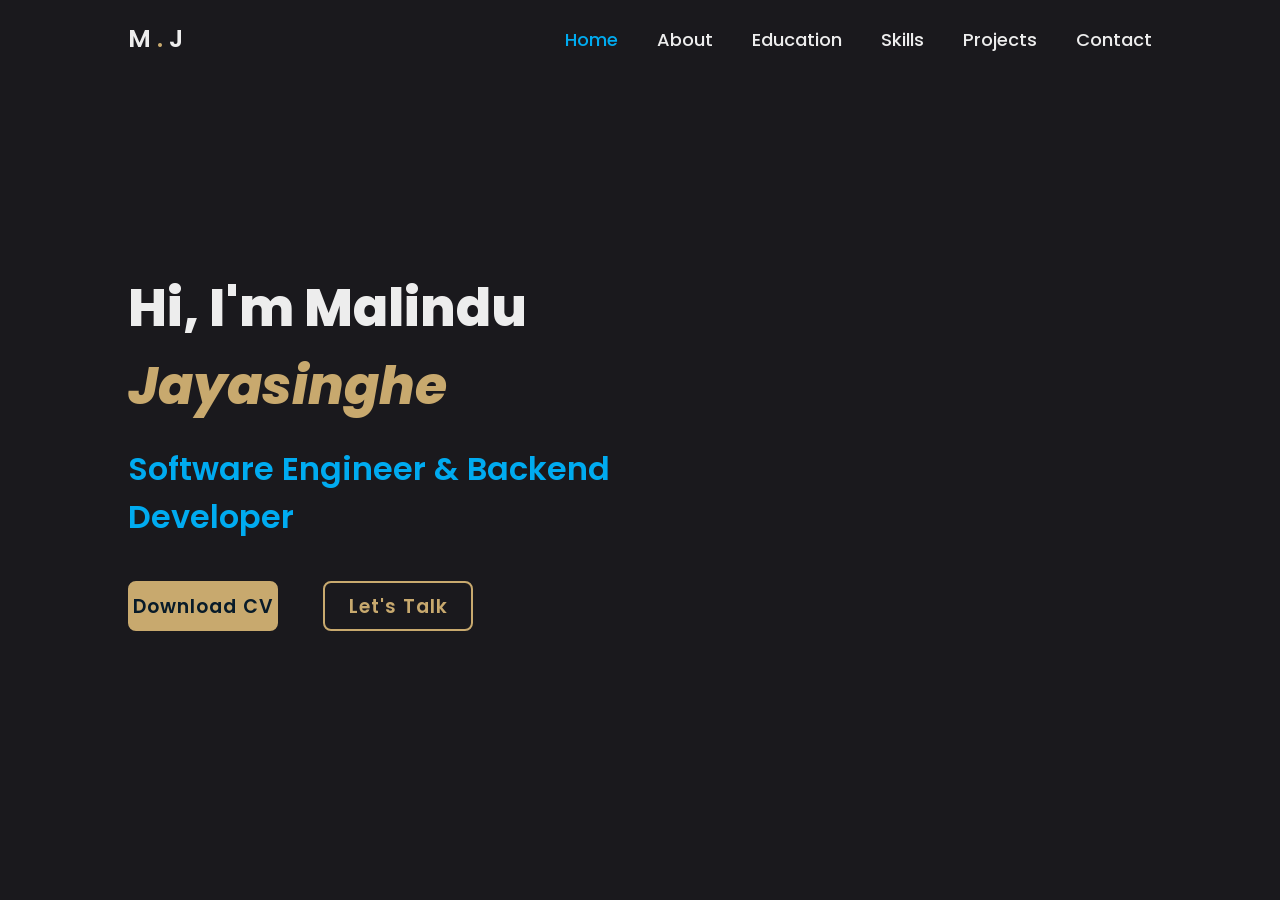
<file: src/index.html>
<!DOCTYPE html>
<html lang="en">
<head>
    <meta charset="UTF-8">
    <meta http-equiv="X-UA-Compatible" content="IE=edge">
    <meta name="viewport" content="width=device-width, initial-scale=1.0">
    <title> Malindu Jayasinghe</title>
    <link rel="stylesheet" href="Assets/styles/style.css">
</head>
<body>
    <!-- Header -->
    <header class ="header" >

        <!-- MJ logo -->
        <a href="#" class ="logo">
            M
            <span>.</span>
            J
        </a>

        <!-- Navigation Bar-->
        <nav class = "navbar">

            <!-- Navigation  -->
            <a href="#" class ="default">Home</a>
            <a href="#">About</a>
            <a href="#">Education</a>
            <a href="#">Skills</a>
            <a href="#">Projects</a>
            <a href="#">Contact</a>
        </nav>

    </header>

    <!-- Home Content Section -->
    <section class ="home">
        <div class ="home-content">
            <h1>Hi, I'm Malindu <em>Jayasinghe</em></h1>
            <h3>Software Engineer & Backend Developer</h3>
            <div class ="button">
                <a href="#"> Download CV </a>
                <a href="#">Let's Talk</a>
            </div>
        </div>
    </section>

</body>
</html>
</file>
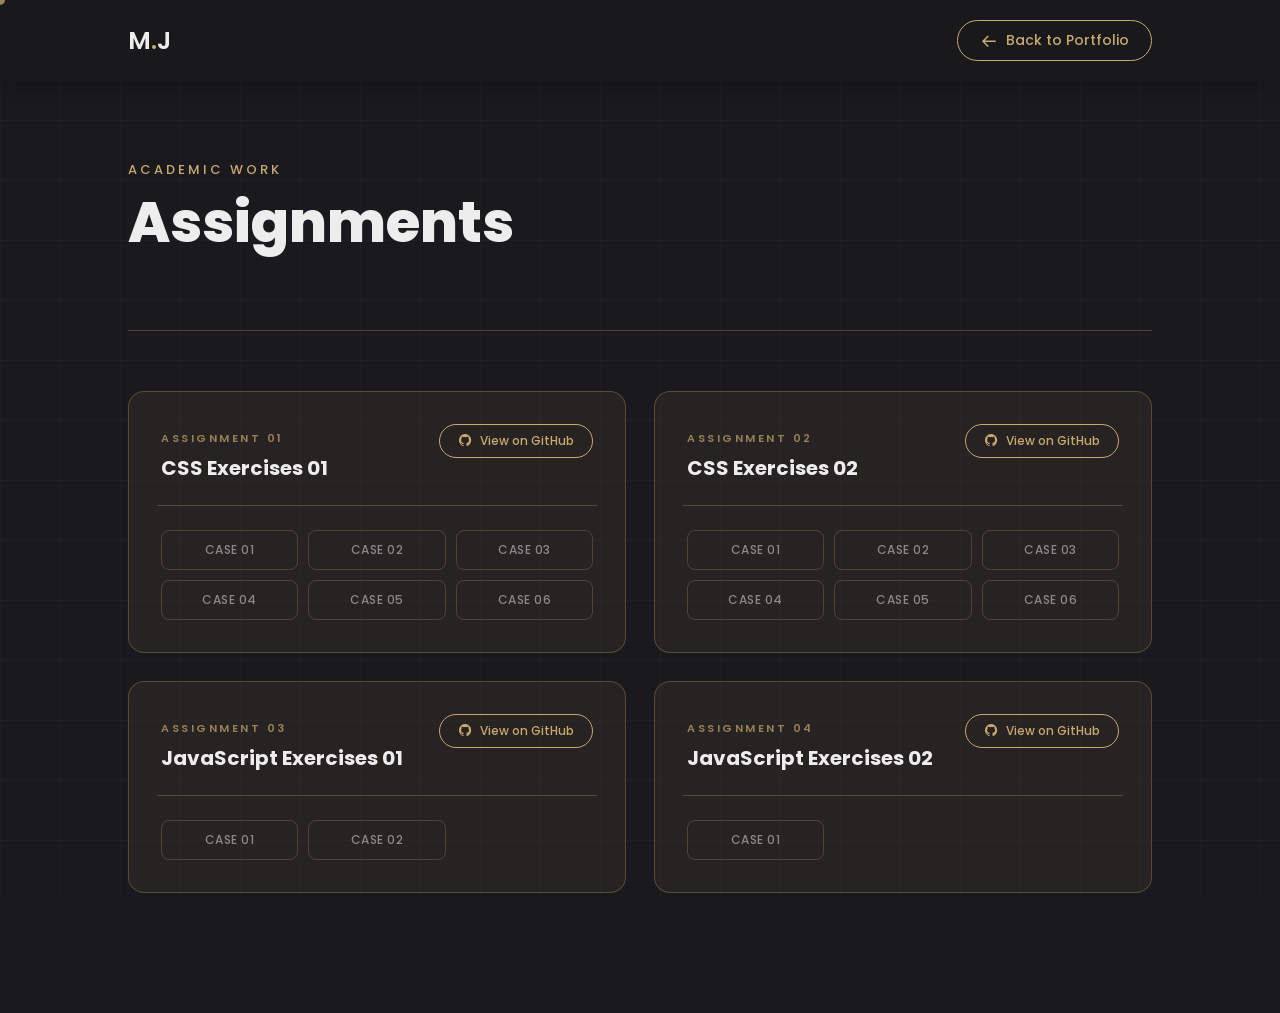
<file: assignment.html>
<!DOCTYPE html>
<html lang="en">
<head>
  <meta charset="UTF-8">
  <meta http-equiv="X-UA-Compatible" content="IE=edge">
  <meta name="viewport" content="width=device-width, initial-scale=1.0">
  <title>Assignments — Malindu Jayasinghe</title>

  <!-- Boxicons -->
  <link href="https://unpkg.com/boxicons@2.1.4/css/boxicons.min.css" rel="stylesheet">

  <!-- Google Fonts -->
  <link href="https://fonts.googleapis.com/css2?family=Poppins:wght@300;400;500;600;700;800&display=swap" rel="stylesheet">

  <style>
    /* ---- Reset & Base ---- */
    *, *::before, *::after {
      margin: 0; padding: 0; box-sizing: border-box;
    }

    :root {
      --bg-dark:    #1A191D;
      --bg-card:    rgba(200, 169, 110, 0.07);
      --text-light: #ededed;
      --text-muted: rgba(237, 237, 237, 0.5);
      --text-dark:  #1A191D;
      --gold:       rgb(200, 169, 110);
      --gold-dim:   rgba(200, 169, 110, 0.25);
      --border:     rgba(200, 169, 110, 0.3);
    }

    html { scroll-behavior: smooth; }

    body {
      background: var(--bg-dark);
      color: var(--text-light);
      font-family: 'Poppins', sans-serif;
      overflow-x: hidden;
      min-height: 100vh;
    }

    /* ---- Subtle grid background ---- */
    body::before {
      content: '';
      position: fixed;
      inset: 0;
      background-image:
              linear-gradient(rgba(200, 169, 110, 0.03) 1px, transparent 1px),
              linear-gradient(90deg, rgba(200, 169, 110, 0.03) 1px, transparent 1px);
      background-size: 60px 60px;
      pointer-events: none;
      z-index: 0;
    }

    /* ---- Header ---- */
    .header {
      position: fixed;
      top: 0; left: 0;
      width: 100%;
      padding: 20px 10%;
      background: rgba(26, 25, 29, 0.92);
      backdrop-filter: blur(10px);
      box-shadow: 0 2px 20px rgba(0,0,0,0.3);
      display: flex;
      justify-content: space-between;
      align-items: center;
      z-index: 100;
    }

    .logo {
      font-size: 25px;
      color: var(--text-light);
      text-decoration: none;
      font-weight: 600;
    }
    .logo em { color: var(--gold); font-style: normal; }

    .back-btn {
      display: inline-flex;
      align-items: center;
      gap: 8px;
      padding: 9px 22px;
      border: 1.5px solid var(--gold);
      border-radius: 50px;
      color: var(--gold);
      text-decoration: none;
      font-size: 14px;
      font-weight: 500;
      transition: background 300ms, color 300ms;
    }
    .back-btn:hover {
      background: var(--gold);
      color: var(--bg-dark);
    }
    .back-btn i { font-size: 18px; }

    /* ---- Page Hero ---- */
    .page-hero {
      padding: 160px 10% 60px;
      position: relative;
      z-index: 1;
    }

    .section-label {
      display: block;
      font-size: 13px;
      font-weight: 500;
      letter-spacing: 3px;
      color: var(--gold);
      margin-bottom: 12px;
      text-transform: uppercase;
    }

    .page-title {
      font-size: 56px;
      font-weight: 800;
      line-height: 1.1;
      margin-bottom: 16px;
    }

    .page-subtitle {
      font-size: 15px;
      color: var(--text-muted);
      max-width: 480px;
      line-height: 1.7;
    }

    /* ---- Divider ---- */
    .divider {
      width: 100%;
      height: 1px;
      background: var(--border);
      margin: 0 10%;
      width: calc(100% - 20%);
      position: relative;
      z-index: 1;
    }

    /* ---- Assignment Grid ---- */
    .assignments-section {
      padding: 60px 10% 120px;
      position: relative;
      z-index: 1;
    }

    .assignments-grid {
      display: grid;
      grid-template-columns: repeat(2, 1fr);
      gap: 28px;
    }

    /* ---- Assignment Card ---- */
    .assignment-card {
      background: var(--bg-card);
      border: 1.5px solid var(--border);
      border-radius: 16px;
      padding: 32px;
      display: flex;
      flex-direction: column;
      gap: 24px;
      transition: box-shadow 350ms, transform 350ms, border-color 350ms;
      position: relative;
      overflow: hidden;
    }

    /* Subtle gold shimmer top edge */
    .assignment-card::before {
      content: '';
      position: absolute;
      top: 0; left: 0; right: 0;
      height: 2px;
      background: linear-gradient(90deg, transparent, var(--gold), transparent);
      opacity: 0;
      transition: opacity 350ms;
    }

    .assignment-card:hover::before { opacity: 1; }

    .assignment-card:hover {
      box-shadow: 0 12px 40px rgba(200, 169, 110, 0.15);
      transform: translateY(-4px);
      border-color: var(--gold);
    }

    /* Card Header */
    .card-header {
      display: flex;
      align-items: flex-start;
      justify-content: space-between;
      gap: 12px;
    }

    .card-number {
      font-size: 11px;
      font-weight: 600;
      letter-spacing: 2.5px;
      color: var(--gold);
      text-transform: uppercase;
      opacity: 0.7;
    }

    .card-title {
      font-size: 20px;
      font-weight: 700;
      color: var(--text-light);
      margin-top: 6px;
      line-height: 1.3;
    }

    /* GitHub pill */
    .github-pill {
      display: inline-flex;
      align-items: center;
      gap: 7px;
      padding: 7px 18px;
      border: 1.5px solid var(--gold);
      border-radius: 50px;
      font-size: 12px;
      font-weight: 500;
      color: var(--gold);
      text-decoration: none;
      white-space: nowrap;
      flex-shrink: 0;
      transition: background 300ms, color 300ms;
    }
    .github-pill:hover {
      background: var(--gold);
      color: var(--bg-dark);
    }
    .github-pill i {
      font-size: 15px;
    }

    /* Divider inside card */
    .card-divider {
      height: 1px;
      background: var(--border);
      margin: 0 -4px;
    }

    /* Case buttons grid */
    .cases-grid {
      display: grid;
      grid-template-columns: repeat(3, 1fr);
      gap: 10px;
    }

    .case-btn {
      display: inline-flex;
      align-items: center;
      justify-content: center;
      padding: 10px 8px;
      background: transparent;
      border: 1px solid var(--gold-dim);
      border-radius: 8px;
      color: var(--text-muted);
      font-family: 'Poppins', sans-serif;
      font-size: 12px;
      font-weight: 500;
      letter-spacing: 0.5px;
      cursor: pointer;
      text-decoration: none;
      transition: background 280ms, color 280ms, border-color 280ms, transform 200ms;
      position: relative;
      overflow: hidden;
    }

    .case-btn::before {
      content: '';
      position: absolute;
      inset: 0;
      background: var(--gold);
      opacity: 0;
      transition: opacity 280ms;
    }

    .case-btn span {
      position: relative;
      z-index: 1;
    }

    .case-btn:hover {
      border-color: var(--gold);
      color: var(--bg-dark);
      transform: translateY(-2px);
    }

    .case-btn:hover::before { opacity: 1; }

    .case-btn:active { transform: scale(0.97); }

    /* ---- Cursor dot ---- */
    #cursor-dot {
      position: fixed;
      width: 10px; height: 10px;
      border-radius: 50%;
      background: var(--gold);
      pointer-events: none;
      z-index: 9999;
      transform: translate(-50%, -50%);
      transition: width 250ms, height 250ms, opacity 250ms;
      opacity: 0.75;
    }
    #cursor-dot.cursor-grow { width: 28px; height: 28px; opacity: 0.3; }
    @media (hover: none) { #cursor-dot { display: none; } }

    /* ---- Scroll reveal ---- */
    .reveal {
      opacity: 0;
      transform: translateY(28px);
      transition: opacity 600ms ease, transform 600ms ease;
    }
    .reveal.visible {
      opacity: 1;
      transform: translateY(0);
    }

    /* ---- Responsive ---- */
    @media (max-width: 900px) {
      .assignments-grid {
        grid-template-columns: 1fr;
      }

      .page-title {
        font-size: 40px;
      }

      .page-hero {
        padding: 140px 6% 50px;
      }

      .assignments-section {
        padding: 50px 6% 100px;
      }

      .header {
        padding: 18px 6%;
      }

      .divider {
        margin: 0 6%; width: calc(100% - 12%);
      }
    }

    @media (max-width: 500px) {
      .cases-grid {
        grid-template-columns: repeat(2, 1fr);
      }

      .page-title {
        font-size: 30px;
      }

      .card-header {
        flex-direction: column;
        align-items: flex-start;
      }
    }
  </style>
</head>
<body>

<!-- Header -->
<header class="header">
  <a href="index.html" class="logo">M<em>.</em>J</a>
  <a href="index.html#projects" class="back-btn">
    <i class='bx bx-arrow-back'></i> Back to Portfolio
  </a>
</header>

<!-- Hero -->
<section class="page-hero">
  <span class="section-label">Academic Work</span>
  <h1 class="page-title reveal">Assignments</h1>
</section>

<div class="divider"></div>

<!-- Cards -->
<section class="assignments-section">
  <div class="assignments-grid">

    <!-- Card 1 -->
    <div class="assignment-card reveal">
      <div class="card-header">
        <div>
          <span class="card-number">Assignment 01</span>
          <h2 class="card-title">CSS Exercises 01</h2>
        </div>
        <a href="https://github.com/MalinduJayasinghe/ITS_1119_CSS_EX_01" target="_blank" class="github-pill">
          <i class='bx bxl-github'></i> View on GitHub
        </a>
      </div>
      <div class="card-divider"></div>
      <div class="cases-grid">
        <a href="https://github.com/MalinduJayasinghe/ITS_1119_CSS_EX_01/blob/master/CASE_01/index.html" target="_blank" class="case-btn"><span>CASE 01</span></a>
        <a href="https://github.com/MalinduJayasinghe/ITS_1119_CSS_EX_01/blob/master/CASE_02/index.html" target="_blank" class="case-btn"><span>CASE 02</span></a>
        <a href="https://github.com/MalinduJayasinghe/ITS_1119_CSS_EX_01/blob/master/CASE_03/index.html" target="_blank" class="case-btn"><span>CASE 03</span></a>
        <a href="https://github.com/MalinduJayasinghe/ITS_1119_CSS_EX_01/blob/master/CASE_04/index.html" target="_blank" class="case-btn"><span>CASE 04</span></a>
        <a href="https://github.com/MalinduJayasinghe/ITS_1119_CSS_EX_01/blob/master/CASE_05/index.html" target="_blank" class="case-btn"><span>CASE 05</span></a>
        <a href="https://github.com/MalinduJayasinghe/ITS_1119_CSS_EX_01/blob/master/CASE_06/index.html" target="_blank" class="case-btn"><span>CASE 06</span></a>
      </div>
    </div>

    <!-- Card 2 -->
    <div class="assignment-card reveal">
      <div class="card-header">
        <div>
          <span class="card-number">Assignment 02</span>
          <h2 class="card-title">CSS Exercises 02</h2>
        </div>
        <a href="https://github.com/MalinduJayasinghe/ITS1119-CSS-EX-02" target="_blank" class="github-pill">
          <i class='bx bxl-github'></i> View on GitHub
        </a>
      </div>
      <div class="card-divider"></div>
      <div class="cases-grid">
        <a href="https://github.com/MalinduJayasinghe/ITS1119-CSS-EX-02/blob/master/CASE_01/index.html" target="_blank" class="case-btn"><span>CASE 01</span></a>
        <a href="https://github.com/MalinduJayasinghe/ITS1119-CSS-EX-02/blob/master/CASE_02/index.html" target="_blank" class="case-btn"><span>CASE 02</span></a>
        <a href="https://github.com/MalinduJayasinghe/ITS1119-CSS-EX-02/blob/master/CASE_03/index.html" target="_blank" class="case-btn"><span>CASE 03</span></a>
        <a href="https://github.com/MalinduJayasinghe/ITS1119-CSS-EX-02/blob/master/CASE_04/index.html" target="_blank" class="case-btn"><span>CASE 04</span></a>
        <a href="https://github.com/MalinduJayasinghe/ITS1119-CSS-EX-02/blob/master/CASE_05/index.html" target="_blank" class="case-btn"><span>CASE 05</span></a>
        <a href="https://github.com/MalinduJayasinghe/ITS1119-CSS-EX-02/blob/master/CASE_06/index.html" target="_blank" class="case-btn"><span>CASE 06</span></a>
      </div>
    </div>

    <!-- Card 3 -->
    <div class="assignment-card reveal">
      <div class="card-header">
        <div>
          <span class="card-number">Assignment 03</span>
          <h2 class="card-title">JavaScript Exercises 01</h2>
        </div>
        <a href="https://github.com/MalinduJayasinghe/ITS-1119-JS-EX-01" target="_blank" class="github-pill">
          <i class='bx bxl-github'></i> View on GitHub
        </a>
      </div>
      <div class="card-divider"></div>
      <div class="cases-grid">
        <a href="https://github.com/MalinduJayasinghe/ITS-1119-JS-EX-01/blob/master/CASE_01/index.html" target="_blank" class="case-btn"><span>CASE 01</span></a>
        <a href="https://github.com/MalinduJayasinghe/ITS-1119-JS-EX-01/blob/master/CASE_02/index.html" target="_blank" class="case-btn"><span>CASE 02</span></a>

      </div>
    </div>

    <!-- Card 4 -->
    <div class="assignment-card reveal">
      <div class="card-header">
        <div>
          <span class="card-number">Assignment 04</span>
          <h2 class="card-title">JavaScript Exercises 02</h2>
        </div>
        <a href="https://github.com/MalinduJayasinghe/ITS-1119-JS-EX-02" target="_blank" class="github-pill">
          <i class='bx bxl-github'></i> View on GitHub
        </a>
      </div>
      <div class="card-divider"></div>
      <div class="cases-grid">
        <a href="https://github.com/MalinduJayasinghe/ITS-1119-JS-EX-02/blob/master/CASE_01/index.html" target="_blank" class="case-btn"><span>CASE 01</span></a>

      </div>
    </div>

  </div>
</section>

<script>
  // Scroll reveal
  const revealEls = document.querySelectorAll('.reveal');
  const observer = new IntersectionObserver((entries) => {
    entries.forEach((entry, i) => {
      if (entry.isIntersecting) {
        entry.target.style.transitionDelay = `${i * 80}ms`;
        entry.target.classList.add('visible');
        observer.unobserve(entry.target);
      }
    });
  }, { threshold: 0.1 });
  revealEls.forEach(el => observer.observe(el));

  // Gold cursor dot
  const dot = document.createElement('div');
  dot.id = 'cursor-dot';
  document.body.appendChild(dot);
  let mx = 0, my = 0, dx = 0, dy = 0;
  document.addEventListener('mousemove', e => { mx = e.clientX; my = e.clientY; });
  (function loop() {
    dx += (mx - dx) * 0.14;
    dy += (my - dy) * 0.14;
    dot.style.left = dx + 'px';
    dot.style.top  = dy + 'px';
    requestAnimationFrame(loop);
  })();
  document.querySelectorAll('a, button, .case-btn, .assignment-card').forEach(el => {
    el.addEventListener('mouseenter', () => dot.classList.add('cursor-grow'));
    el.addEventListener('mouseleave', () => dot.classList.remove('cursor-grow'));
  });
</script>

</body>
</html>
</file>
<file: src/Assets/styles/style.css>
@import url("https://fonts.googleapis.com/css2?family=Poppins:ital,wght@0,100;0,200;0,300;0,400;0,500;0,600;0,700;0,800;0,900;1,100;1,200;1,300;1,400;1,500;1,600;1,700;1,800;1,900&display=swap");

/* Full Project styling */
* {
    margin: 0;
    padding: 0;
    box-sizing: border-box;
    font-family: 'Poppins', sans-serif;
}

/* Body styling */
body {
    background: #1A191D;
    color: #ededed;
}

/* Header styling */
.header {
    position: fixed;
    top: 0;
    left: 0;
    width: 100%;
    padding: 20px 10%;
    background: transparent;
    display: flex;
    justify-content: space-between;
    align-items: center;
    z-index: 100;
}

/* MJ Logo styling */
.logo {
    font-size: 25px;
    color: #ededed;
    text-decoration: none;
    font-weight: 600;
}

/* Additional MJ logo styling*/
.logo > span{
    color: rgb(200, 169, 110);
}

/* Navbar styling */
.navbar a {
    font-size: 18px;
    color: #ededed;
    text-decoration: none;
    font-weight: 500;
    margin-left: 35px;
    transition: 300ms;
}

/* Navbar hover effect */
.navbar > a:hover {
    color: #00abf0;
}

/* Navbar default light up */
.navbar > a.default {
    color: #00abf0;
}

/* Home Content Section */
.home{
    display: flex;
    height: 100vh;
    align-items: center;
    padding: 0 10%;
}

/*Home Content Box size*/
.home-content{
    max-width: 600px;
}

/* Malindu Jayasinghe */
.home-content > h1{
    font-size: 52px;
    font-weight: 710;
}

/* Jayasinghe styling */
.home-content > h1 > em{
    color: rgb(200, 169, 110);
}

/* Software Engineer & Backend Developer */
.home-content > h3{
    font-size: 32px;
    font-weight: 600;
    color: #00abf0;
    margin: 20px 0 40px;
}

/* Home Content Button Border */
.home-content > .button{
    display: flex;
    justify-content: space-between;
    width: 345px;
    height: 50px;
}

/* Home Content Buttons */
.button > a{
    display: inline-flex;
    justify-content: center;
    align-items: center;
    width: 150px;
    height: 100%;
    background: rgb(200, 169, 110);
    border: 2px solid rgb(200, 169, 110);
    border-radius: 8px;
    font-size: 19px;
    color: #081b29;
    text-decoration: none;
    font-weight: 600;
    letter-spacing: 1px;
}

/* Let's Talk Button */
.button > a:nth-child(2){
    background: transparent;
    color: rgb(200, 169, 110);
}
</file>
